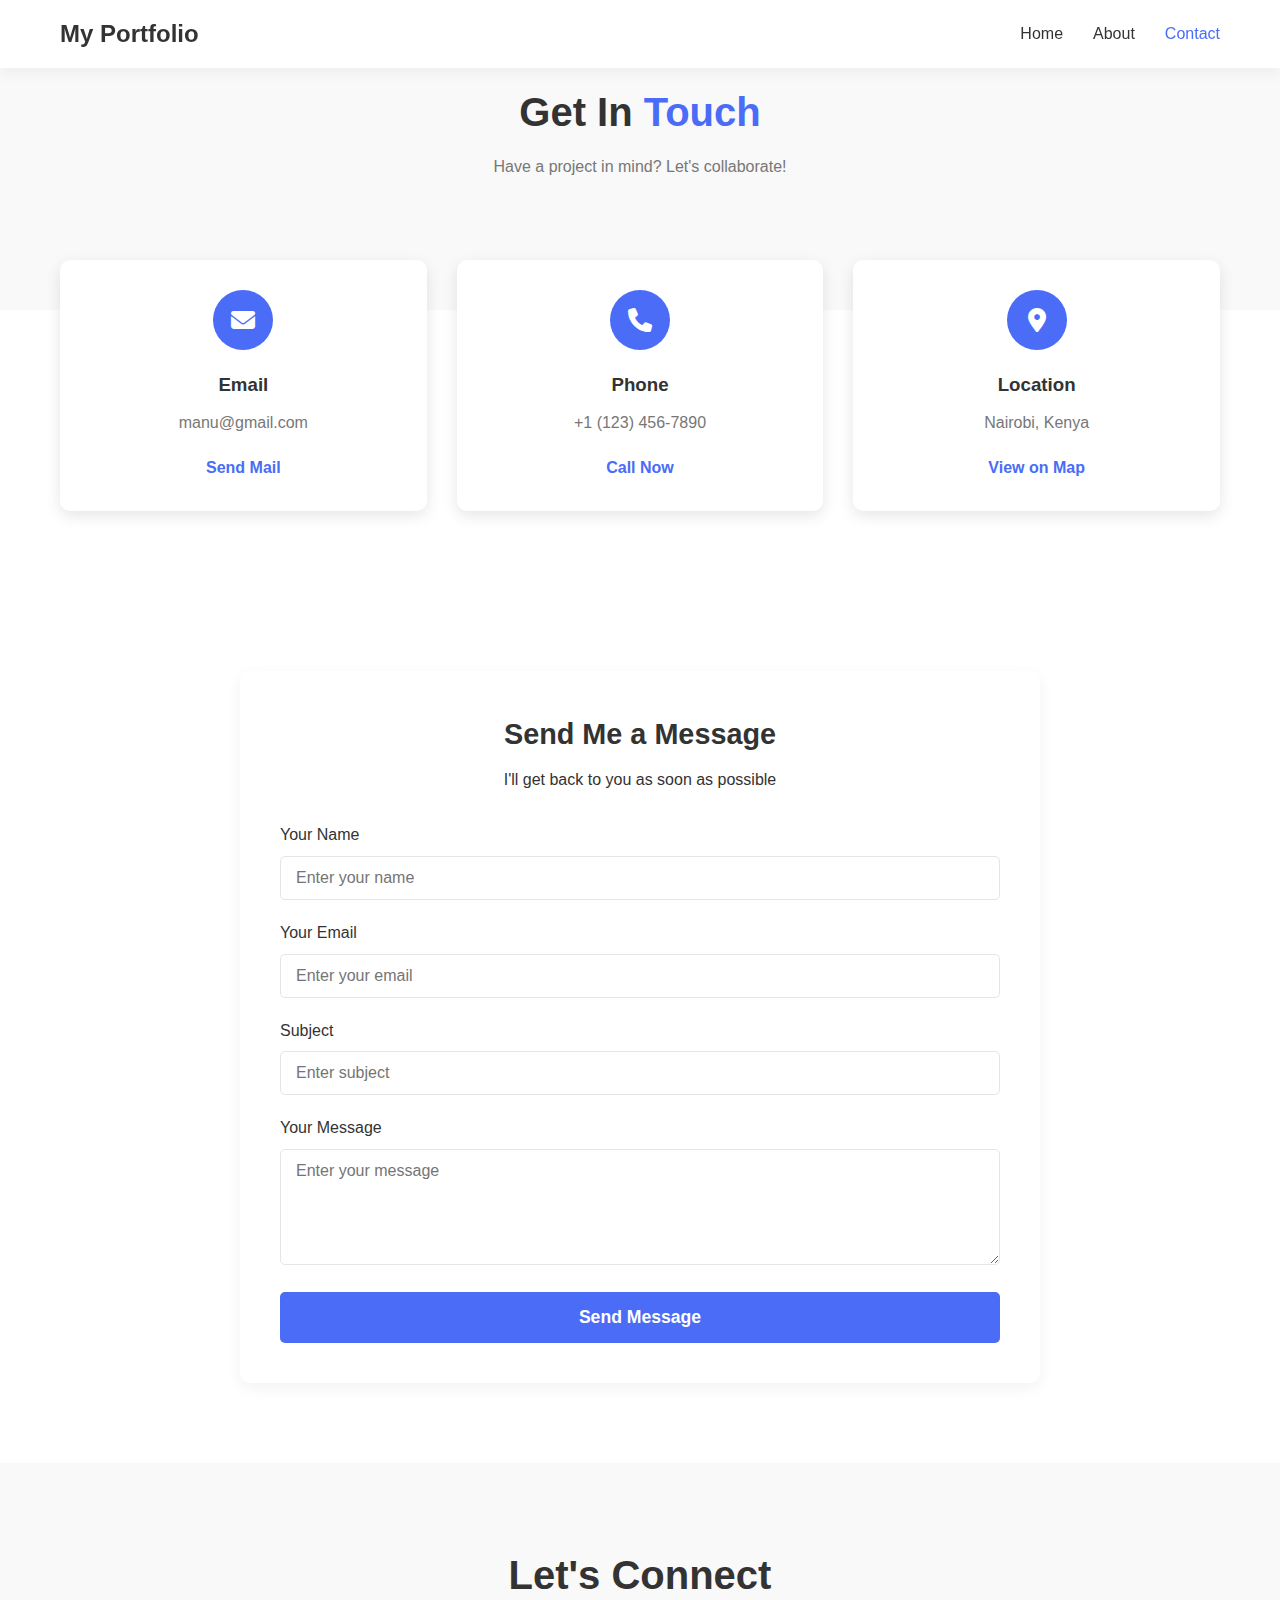
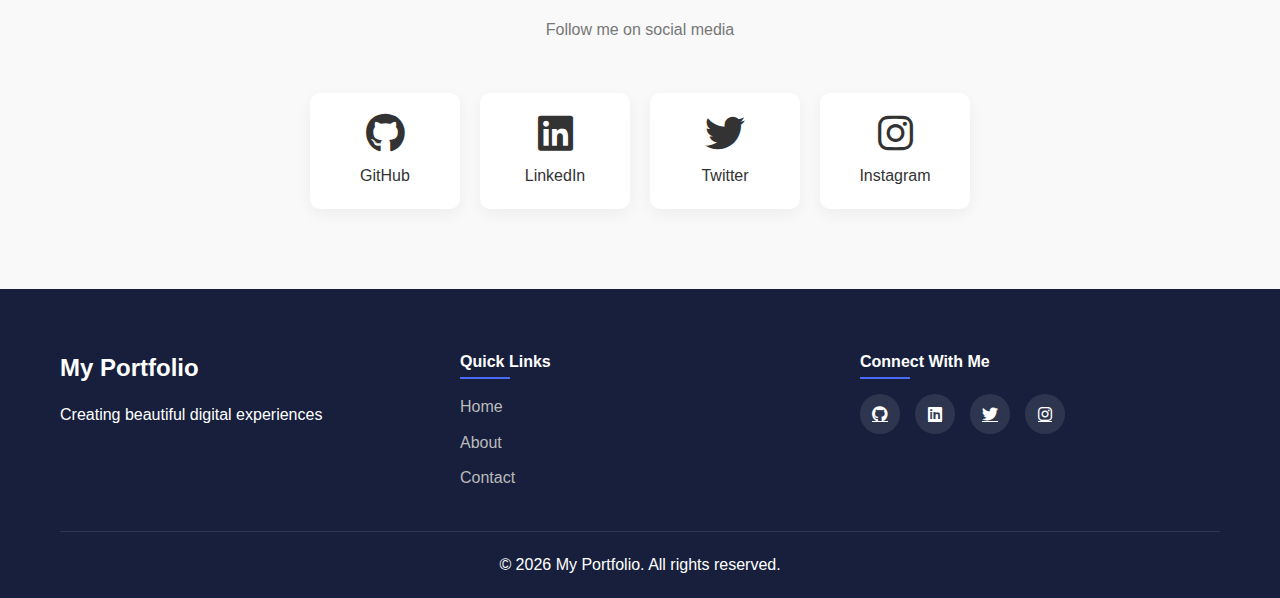
<file: contacts.html>
<!DOCTYPE html>
<html lang="en">
<head>
    <meta charset="UTF-8">
    <meta name="viewport" content="width=device-width, initial-scale=1.0">
    <title>My Portfolio | Contact</title>
    <link rel="stylesheet" href="style.css">
    <link rel="stylesheet" href="https://cdnjs.cloudflare.com/ajax/libs/font-awesome/6.4.0/css/all.min.css">
</head>
<body>
    <header>
        <div class="container">
            <div class="logo">
                <h1>My Portfolio</h1>
            </div>
            <nav>
                <ul class="nav-links">
                    <li><a href="index.html">Home</a></li>
                    <li><a href="about.html">About</a></li>
                    <li><a href="contacts.html" class="active">Contact</a></li>
                </ul>
                <div class="burger">
                    <div class="line1"></div>
                    <div class="line2"></div>
                    <div class="line3"></div>
                </div>
            </nav>
        </div>
    </header>

    <section class="contact-hero">
        <div class="container">
            <div class="section-header">
                <h2>Get In <span class="highlight">Touch</span></h2>
                <p>Have a project in mind? Let's collaborate!</p>
            </div>
        </div>
    </section>

    <section class="contact-info">
        <div class="container">
            <div class="contact-cards">
                <div class="contact-card">
                    <div class="contact-icon">
                        <i class="fas fa-envelope"></i>
                    </div>
                    <h3>Email</h3>
                    <p>manu@gmail.com</p>
                    <a href="mailto:your.email@example.com" class="contact-link">Send Mail</a>
                </div>
                
                <div class="contact-card">
                    <div class="contact-icon">
                        <i class="fas fa-phone"></i>
                    </div>
                    <h3>Phone</h3>
                    <p>+1 (123) 456-7890</p>
                    <a href="tel:+11234567890" class="contact-link">Call Now</a>
                </div>
                
                <div class="contact-card">
                    <div class="contact-icon">
                        <i class="fas fa-map-marker-alt"></i>
                    </div>
                    <h3>Location</h3>
                    <p>Nairobi, Kenya</p>
                    <a href="#" class="contact-link">View on Map</a>
                </div>
            </div>
        </div>
    </section>

    <section class="contact-form">
        <div class="container">
            <div class="form-container">
                <div class="form-header">
                    <h3>Send Me a Message</h3>
                    <p>I'll get back to you as soon as possible</p>
                </div>
                
                <form id="contactForm">
                    <div class="form-group">
                        <label for="name">Your Name</label>
                        <input type="text" id="name" name="name" placeholder="Enter your name" required>
                        <div class="error-message" id="nameError"></div>
                    </div>
                    
                    <div class="form-group">
                        <label for="email">Your Email</label>
                        <input type="email" id="email" name="email" placeholder="Enter your email" required>
                        <div class="error-message" id="emailError"></div>
                    </div>
                    
                    <div class="form-group">
                        <label for="subject">Subject</label>
                        <input type="text" id="subject" name="subject" placeholder="Enter subject" required>
                        <div class="error-message" id="subjectError"></div>
                    </div>
                    
                    <div class="form-group">
                        <label for="message">Your Message</label>
                        <textarea id="message" name="message" placeholder="Enter your message" rows="5" required></textarea>
                        <div class="error-message" id="messageError"></div>
                    </div>
                    
                    <button type="submit" class="btn primary-btn submit-btn">Send Message</button>
                </form>
                
                <div id="successMessage" class="success-message">
                    <i class="fas fa-check-circle"></i>
                    <h3>Message Sent Successfully!</h3>
                    <p>Thank you for reaching out. I'll get back to you soon.</p>
                </div>
            </div>
        </div>
    </section>

    <section class="connect-social">
        <div class="container">
            <div class="section-header">
                <h2>Let's Connect</h2>
                <p>Follow me on social media</p>
            </div>
            
            <div class="social-connect-icons">
                <a href="#" class="social-connect-item">
                    <i class="fab fa-github"></i>
                    <span>GitHub</span>
                </a>
                <a href="#" class="social-connect-item">
                    <i class="fab fa-linkedin"></i>
                    <span>LinkedIn</span>
                </a>
                <a href="#" class="social-connect-item">
                    <i class="fab fa-twitter"></i>
                    <span>Twitter</span>
                </a>
                <a href="#" class="social-connect-item">
                    <i class="fab fa-instagram"></i>
                    <span>Instagram</span>
                </a>
            </div>
        </div>
    </section>

    <footer>
        <div class="container">
            <div class="footer-content">
                <div class="footer-logo">
                    <h3>My Portfolio</h3>
                    <p>Creating beautiful digital experiences</p>
                </div>
                <div class="footer-links">
                    <h4>Quick Links</h4>
                    <ul>
                        <li><a href="index.html">Home</a></li>
                        <li><a href="about.html">About</a></li>
                        <li><a href="contacts.html">Contact</a></li>
                    </ul>
                </div>
                <div class="footer-social">
                    <h4>Connect With Me</h4>
                    <div class="social-icons">
                        <a href="#"><i class="fab fa-github"></i></a>
                        <a href="#"><i class="fab fa-linkedin"></i></a>
                        <a href="#"><i class="fab fa-twitter"></i></a>
                        <a href="#"><i class="fab fa-instagram"></i></a>
                    </div>
                </div>
            </div>
            <div class="footer-bottom">
                <p>&copy; 2025 My Portfolio. All rights reserved.</p>
            </div>
        </div>
    </footer>

    <script src="script.js"></script>
</body>
</html>
</file>
<file: style.css>
/* ===== ROOT VARIABLES ===== */
:root {
    --primary-color: #4a6cf7;
    --primary-dark: #3955c8;
    --secondary-color: #f9f9f9;
    --text-color: #333;
    --light-text: #777;
    --white: #ffffff;
    --dark-bg: #171f3c;
    --card-bg: #ffffff;
    --border-color: #e5e5e5;
    --success-color: #4CAF50;
    --error-color: #F44336;
    --font-family: 'Segoe UI', Tahoma, Geneva, Verdana, sans-serif;
}

/* ===== GLOBAL STYLES ===== */
* {
    margin: 0;
    padding: 0;
    box-sizing: border-box;
}

body {
    font-family: var(--font-family);
    color: var(--text-color);
    line-height: 1.6;
    overflow-x: hidden;
}

.container {
    max-width: 1200px;
    margin: 0 auto;
    padding: 0 20px;
}

.section-header {
    text-align: center;
    margin-bottom: 50px;
}

.section-header h2 {
    font-size: 2.5rem;
    margin-bottom: 10px;
}

.section-header p {
    color: var(--light-text);
}

section {
    padding: 80px 0;
}

.highlight {
    color: var(--primary-color);
}

/* ===== BUTTONS ===== */
.btn {
    display: inline-block;
    padding: 12px 25px;
    border-radius: 5px;
    text-decoration: none;
    font-weight: 600;
    transition: all 0.3s ease;
    cursor: pointer;
    border: none;
}

.primary-btn {
    background-color: var(--primary-color);
    color: var(--white);
}

.primary-btn:hover {
    background-color: var(--primary-dark);
    transform: translateY(-3px);
    box-shadow: 0 5px 15px rgba(74, 108, 247, 0.3);
}

.secondary-btn {
    background-color: transparent;
    color: var(--primary-color);
    border: 2px solid var(--primary-color);
}

.secondary-btn:hover {
    background-color: var(--primary-color);
    color: var(--white);
    transform: translateY(-3px);
    box-shadow: 0 5px 15px rgba(74, 108, 247, 0.3);
}

.cta-buttons {
    display: flex;
    gap: 15px;
    margin-top: 30px;
}

/* ===== HEADER STYLES ===== */
header {
    position: fixed;
    top: 0;
    left: 0;
    width: 100%;
    background-color: var(--white);
    box-shadow: 0 5px 15px rgba(0, 0, 0, 0.05);
    z-index: 100;
    transition: all 0.3s ease;
}

header .container {
    display: flex;
    justify-content: space-between;
    align-items: center;
    padding: 15px 20px;
}

.logo h1 {
    font-size: 1.5rem;
    color: var(--text-color);
}

nav {
    display: flex;
    align-items: center;
}

.nav-links {
    display: flex;
    list-style: none;
}

.nav-links li {
    margin-left: 30px;
}

.nav-links li a {
    text-decoration: none;
    color: var(--text-color);
    font-weight: 500;
    transition: color 0.3s ease;
}

.nav-links li a:hover,
.nav-links li a.active {
    color: var(--primary-color);
}

.burger {
    display: none;
    cursor: pointer;
}

.burger div {
    width: 25px;
    height: 3px;
    background-color: var(--text-color);
    margin: 5px;
    transition: all 0.3s ease;
}

/* ===== HERO SECTION ===== */
.hero {
    padding: 150px 0 80px;
    background-color: var(--secondary-color);
    overflow: hidden;
}

.hero .container {
    display: flex;
    align-items: center;
    justify-content: space-between;
}

.hero-content {
    flex: 1;
}

.hero-content h2 {
    font-size: 3rem;
    margin-bottom: 10px;
}

.hero-content h3 {
    font-size: 1.8rem;
    color: var(--light-text);
    margin-bottom: 15px;
}

.hero-content p {
    color: var(--light-text);
    font-size: 1.1rem;
    margin-bottom: 30px;
}

.hero-image {
    flex: 1;
    text-align: center;
}

.profile-img {
    max-width: 80%;
    border-radius: 10px;
    box-shadow: 0 10px 30px rgba(0, 0, 0, 0.1);
    animation: float 3s ease-in-out infinite;
}

@keyframes float {
    0% {
        transform: translateY(0px);
    }
    50% {
        transform: translateY(-20px);
    }
    100% {
        transform: translateY(0px);
    }
}

/* Fix for project-slider styles */
.project-slider {
    display: flex;
    gap: 20px;
    overflow-x: hidden;
    scroll-behavior: smooth;
    margin-bottom: 30px;
    position: relative;
}

/* Projects Section */
.projects {
    background-color: var(--white);
}

.project-slider {
    display: flex;
    gap: 20px;
    overflow-x: hidden;
    scroll-behavior: smooth;
    margin-bottom: 30px;
    position: relative;
}

.project-card {
    min-width: 300px;
    background-color: var(--card-bg);
    border-radius: 10px;
    overflow: hidden;
    box-shadow: 0 5px 15px rgba(0, 0, 0, 0.1);
    transition: transform 0.3s ease;
}

.project-card:hover {
    transform: translateY(-10px);
}

.project-img {
    width: 100%;
    height: 200px;
    object-fit: cover;
}

.project-info {
    padding: 20px;
}

.project-info h3 {
    font-size: 1.3rem;
    margin-bottom: 10px;
}

.project-info p {
    color: var(--light-text);
    margin-bottom: 15px;
}

.project-link {
    color: var(--primary-color);
    text-decoration: none;
    font-weight: 600;
    display: inline-block;
    transition: all 0.3s ease;
}

.project-link:hover {
    transform: translateX(5px);
}

.slider-controls {
    display: flex;
    justify-content: center;
    gap: 20px;
}

.slider-btn {
    background-color: var(--white);
    border: 1px solid var(--border-color);
    width: 40px;
    height: 40px;
    border-radius: 50%;
    display: flex;
    justify-content: center;
    align-items: center;
    cursor: pointer;
    transition: all 0.3s ease;
}

.slider-btn:hover {
    background-color: var(--primary-color);
    color: var(--white);
}

/* Skills Section */
.skills {
    background-color: var(--secondary-color);
}

.skills-container {
    display: grid;
    grid-template-columns: repeat(auto-fit, minmax(200px, 1fr));
    gap: 30px;
    text-align: center;
}

.skill-item {
    background-color: var(--white);
    padding: 30px 20px;
    border-radius: 10px;
    box-shadow: 0 5px 15px rgba(0, 0, 0, 0.05);
    transition: transform 0.3s ease;
}

.skill-item:hover {
    transform: translateY(-10px);
}

.skill-item i {
    font-size: 3rem;
    color: var(--primary-color);
    margin-bottom: 15px;
}

.skill-item h3 {
    font-size: 1.2rem;
}

/* ===== ABOUT PAGE STYLES ===== */
/* About Hero Section */
.about-hero {
    padding: 100px 0;
    background-color: var(--secondary-color);
}

.about-hero-content {
    display: flex;
    align-items: center;
    gap: 50px;
}

.about-image {
    flex: 1;
    text-align: center;
}

.about-img {
    width: 100%;
    max-width: 400px;
    border-radius: 10px;
    box-shadow: 0 10px 30px rgba(0, 0, 0, 0.1);
}

.about-text {
    flex: 1;
}

.about-text h2 {
    font-size: 2.5rem;
    margin-bottom: 20px;
}

.about-text .bio {
    font-size: 1.2rem;
    margin-bottom: 20px;
}

.personal-info {
    margin: 30px 0;
}

.info-item {
    display: flex;
    margin-bottom: 15px;
}

.info-label {
    min-width: 120px;
    font-weight: 600;
}

.info-value {
    color: var(--light-text);
}

.info-value.available {
    color: var(--success-color);
}

/* Experience Section */
.experience {
    background-color: var(--white);
}

.timeline {
    position: relative;
    max-width: 1000px;
    margin: 0 auto;
}

.timeline::after {
    content: '';
    position: absolute;
    width: 4px;
    background-color: var(--border-color);
    top: 0;
    bottom: 0;
    left: 50%;
    margin-left: -2px;
}

.timeline-item {
    padding: 10px 40px;
    position: relative;
    width: 50%;
    box-sizing: border-box;
    margin-bottom: 30px;
}

.timeline-item:nth-child(odd) {
    left: 0;
}

.timeline-item:nth-child(even) {
    left: 50%;
}

.timeline-icon {
    position: absolute;
    width: 40px;
    height: 40px;
    background-color: var(--primary-color);
    border-radius: 50%;
    top: 15px;
    z-index: 1;
    display: flex;
    justify-content: center;
    align-items: center;
    color: var(--white);
}

.timeline-item:nth-child(odd) .timeline-icon {
    right: -20px;
}

.timeline-item:nth-child(even) .timeline-icon {
    left: -20px;
}

.timeline-content {
    padding: 20px;
    background-color: var(--card-bg);
    border-radius: 10px;
    box-shadow: 0 5px 15px rgba(0, 0, 0, 0.05);
}

.timeline-content h3 {
    margin-bottom: 5px;
}

.timeline-place {
    font-weight: 600;
    margin-bottom: 5px;
}

.timeline-date {
    color: var(--primary-color);
    font-size: 0.9rem;
    margin-bottom: 10px;
}

/* Testimonials Section */
.testimonials {
    background-color: var(--secondary-color);
}

.testimonial-slider {
    display: flex;
    gap: 20px;
    overflow-x: hidden;
    scroll-behavior: smooth;
    margin-bottom: 30px;
}

.testimonial-card {
    min-width: 300px;
    background-color: var(--white);
    border-radius: 10px;
    padding: 30px;
    box-shadow: 0 5px 15px rgba(0, 0, 0, 0.05);
}

.testimonial-quote {
    margin-bottom: 20px;
}

.testimonial-quote i {
    color: var(--primary-color);
    font-size: 1.5rem;
    margin-bottom: 10px;
}

.testimonial-author {
    display: flex;
    align-items: center;
}

.author-img {
    width: 60px;
    height: 60px;
    border-radius: 50%;
    margin-right: 15px;
}

.author-info h4 {
    font-size: 1.1rem;
    margin-bottom: 5px;
}

.author-info p {
    color: var(--light-text);
    font-size: 0.9rem;
}

.testimonial-controls {
    display: flex;
    justify-content: center;
    gap: 20px;
}

/* ===== CONTACT PAGE STYLES ===== */
/* Contact Hero Section */
.contact-hero {
    padding: 80px 0;
    background-color: var(--secondary-color);
}

/* Contact Info Section */
.contact-info {
    padding-top: 0;
}

.contact-cards {
    display: grid;
    grid-template-columns: repeat(auto-fit, minmax(250px, 1fr));
    gap: 30px;
    margin-top: -50px;
}

.contact-card {
    background-color: var(--white);
    padding: 30px;
    border-radius: 10px;
    text-align: center;
    box-shadow: 0 5px 15px rgba(0, 0, 0, 0.1);
    transition: transform 0.3s ease;
}

.contact-card:hover {
    transform: translateY(-10px);
}

.contact-icon {
    width: 60px;
    height: 60px;
    background-color: var(--primary-color);
    color: var(--white);
    display: flex;
    justify-content: center;
    align-items: center;
    font-size: 1.5rem;
    border-radius: 50%;
    margin: 0 auto 20px;
}

.contact-card h3 {
    margin-bottom: 10px;
}

.contact-card p {
    color: var(--light-text);
    margin-bottom: 20px;
}

.contact-link {
    color: var(--primary-color);
    text-decoration: none;
    font-weight: 600;
    transition: all 0.3s ease;
}

.contact-link:hover {
    color: var(--primary-dark);
}

/* Contact Form Section */
.contact-form {
    background-color: var(--white);
}

.form-container {
    max-width: 800px;
    margin: 0 auto;
    background-color: var(--card-bg);
    padding: 40px;
    border-radius: 10px;
    box-shadow: 0 5px 15px rgba(0, 0, 0, 0.05);
}

.form-header {
    text-align: center;
    margin-bottom: 30px;
}

.form-header h3 {
    font-size: 1.8rem;
    margin-bottom: 10px;
}

.form-group {
    margin-bottom: 20px;
}

.form-group label {
    display: block;
    margin-bottom: 8px;
    font-weight: 500;
}

.form-group input,
.form-group textarea {
    width: 100%;
    padding: 12px 15px;
    border: 1px solid var(--border-color);
    border-radius: 5px;
    font-family: var(--font-family);
    font-size: 1rem;
    transition: border-color 0.3s ease;
}

.form-group input:focus,
.form-group textarea:focus {
    border-color: var(--primary-color);
    outline: none;
}

.submit-btn {
    width: 100%;
    padding: 15px;
    font-size: 1.1rem;
}

.error-message {
    color: var(--error-color);
    font-size: 0.9rem;
    margin-top: 5px;
    display: none;
}

.success-message {
    text-align: center;
    padding: 30px;
    background-color: #e8f5e9;
    border-radius: 10px;
    display: none;
}

.success-message i {
    font-size: 3rem;
    color: var(--success-color);
    margin-bottom: 15px;
}

.success-message h3 {
    font-size: 1.5rem;
    margin-bottom: 10px;
}

/* Connect Social Section */
.connect-social {
    background-color: var(--secondary-color);
}

.social-connect-icons {
    display: flex;
    justify-content: center;
    gap: 20px;
    flex-wrap: wrap;
}

.social-connect-item {
    display: flex;
    flex-direction: column;
    align-items: center;
    text-decoration: none;
    color: var(--text-color);
    padding: 20px;
    width: 150px;
    background-color: var(--white);
    border-radius: 10px;
    box-shadow: 0 5px 15px rgba(0, 0, 0, 0.05);
    transition: all 0.3s ease;
}

.social-connect-item:hover {
    transform: translateY(-10px);
    color: var(--primary-color);
}

.social-connect-item i {
    font-size: 2.5rem;
    margin-bottom: 10px;
}

/* ===== FOOTER STYLES ===== */
footer {
    background-color: var(--dark-bg);
    color: var(--white);
    padding: 60px 0 20px;
}

.footer-content {
    display: grid;
    grid-template-columns: repeat(auto-fit, minmax(200px, 1fr));
    gap: 40px;
    margin-bottom: 30px;
}

.footer-logo h3 {
    font-size: 1.5rem;
    margin-bottom: 15px;
}

.footer-links h4,
.footer-social h4 {
    margin-bottom: 20px;
    position: relative;
    display: inline-block;
}

.footer-links h4::after,
.footer-social h4::after {
    content: '';
    position: absolute;
    bottom: -5px;
    left: 0;
    width: 50px;
    height: 2px;
    background-color: var(--primary-color);
}

.footer-links ul {
    list-style: none;
}

.footer-links ul li {
    margin-bottom: 10px;
}

.footer-links ul li a {
    color: #bbb;
    text-decoration: none;
    transition: color 0.3s ease;
}

.footer-links ul li a:hover {
    color: var(--primary-color);
}

.social-icons {
    display: flex;
    gap: 15px;
}

.social-icons a {
    color: var(--white);
    width: 40px;
    height: 40px;
    background-color: rgba(255, 255, 255, 0.1);
    display: flex;
    justify-content: center;
    align-items: center;
    border-radius: 50%;
    transition: all 0.3s ease;
}

.social-icons a:hover {
    background-color: var(--primary-color);
    transform: translateY(-5px);
}

.footer-bottom {
    border-top: 1px solid rgba(255, 255, 255, 0.1);
    padding-top: 20px;
    text-align: center;
}

/* ===== RESPONSIVE STYLES ===== */
@media screen and (max-width: 992px) {
    .hero .container, 
    .about-hero-content {
        flex-direction: column;
        text-align: center;
    }
    
    .hero-content, 
    .hero-image,
    .about-image,
    .about-text {
        flex: 1 1 100%;
    }
    
    .hero-image {
        margin-top: 40px;
    }
    
    .cta-buttons {
        justify-content: center;
    }
    
    .about-hero-content {
        gap: 30px;
    }
    
    .about-text {
        text-align: left;
    }
    
    .timeline::after {
        left: 31px;
    }
    
    .timeline-item {
        width: 100%;
        padding-left: 70px;
        padding-right: 20px;
    }
    
    .timeline-item:nth-child(even) {
        left: 0;
    }
    
    .timeline-item:nth-child(odd) .timeline-icon,
    .timeline-item:nth-child(even) .timeline-icon {
        left: 10px;
    }
}

@media screen and (max-width: 768px) {
    .nav-links {
        position: absolute;
        right: 0;
        height: 92vh;
        top: 8vh;
        background-color: var(--white);
        display: flex;
        flex-direction: column;
        align-items: center;
        width: 100%;
        transform: translateX(100%);
        transition: transform 0.5s ease-in;
        z-index: 1;
    }
    
    .nav-links li {
        opacity: 0;
        margin: 20px 0;
    }
    
    .burger {
        display: block;
    }
    
    .nav-active {
        transform: translateX(0%);
    }
    
    @keyframes navLinkFade {
        from {
            opacity: 0;
            transform: translateX(50px);
        }
        to {
            opacity: 1;
            transform: translateX(0px);
        }
    }
    
    .toggle .line1 {
        transform: rotate(-45deg) translate(-5px, 6px);
    }
    
    .toggle .line2 {
        opacity: 0;
    }
    
    .toggle .line3 {
        transform: rotate(45deg) translate(-5px, -6px);
    }
    
    .project-slider,
    .testimonial-slider {
        overflow-x: auto;
    }
    
    .section-header h2 {
        font-size: 2rem;
    }
    
    .hero-content h2 {
        font-size: 2.2rem;
    }
    
    .hero-content h3 {
        font-size: 1.5rem;
    }
}

@media screen and (max-width: 480px) {
    .project-card,
    .testimonial-card {
        min-width: 250px;
    }
    
    .form-container {
        padding: 20px;.project-slider {
    display: flex;
    gap: 20px;
    overflow-x: hidden;
    scroll-behavior: smooth;
    margin-bottom: 30px;
    position: relative;
    }
    }  }
</file>
